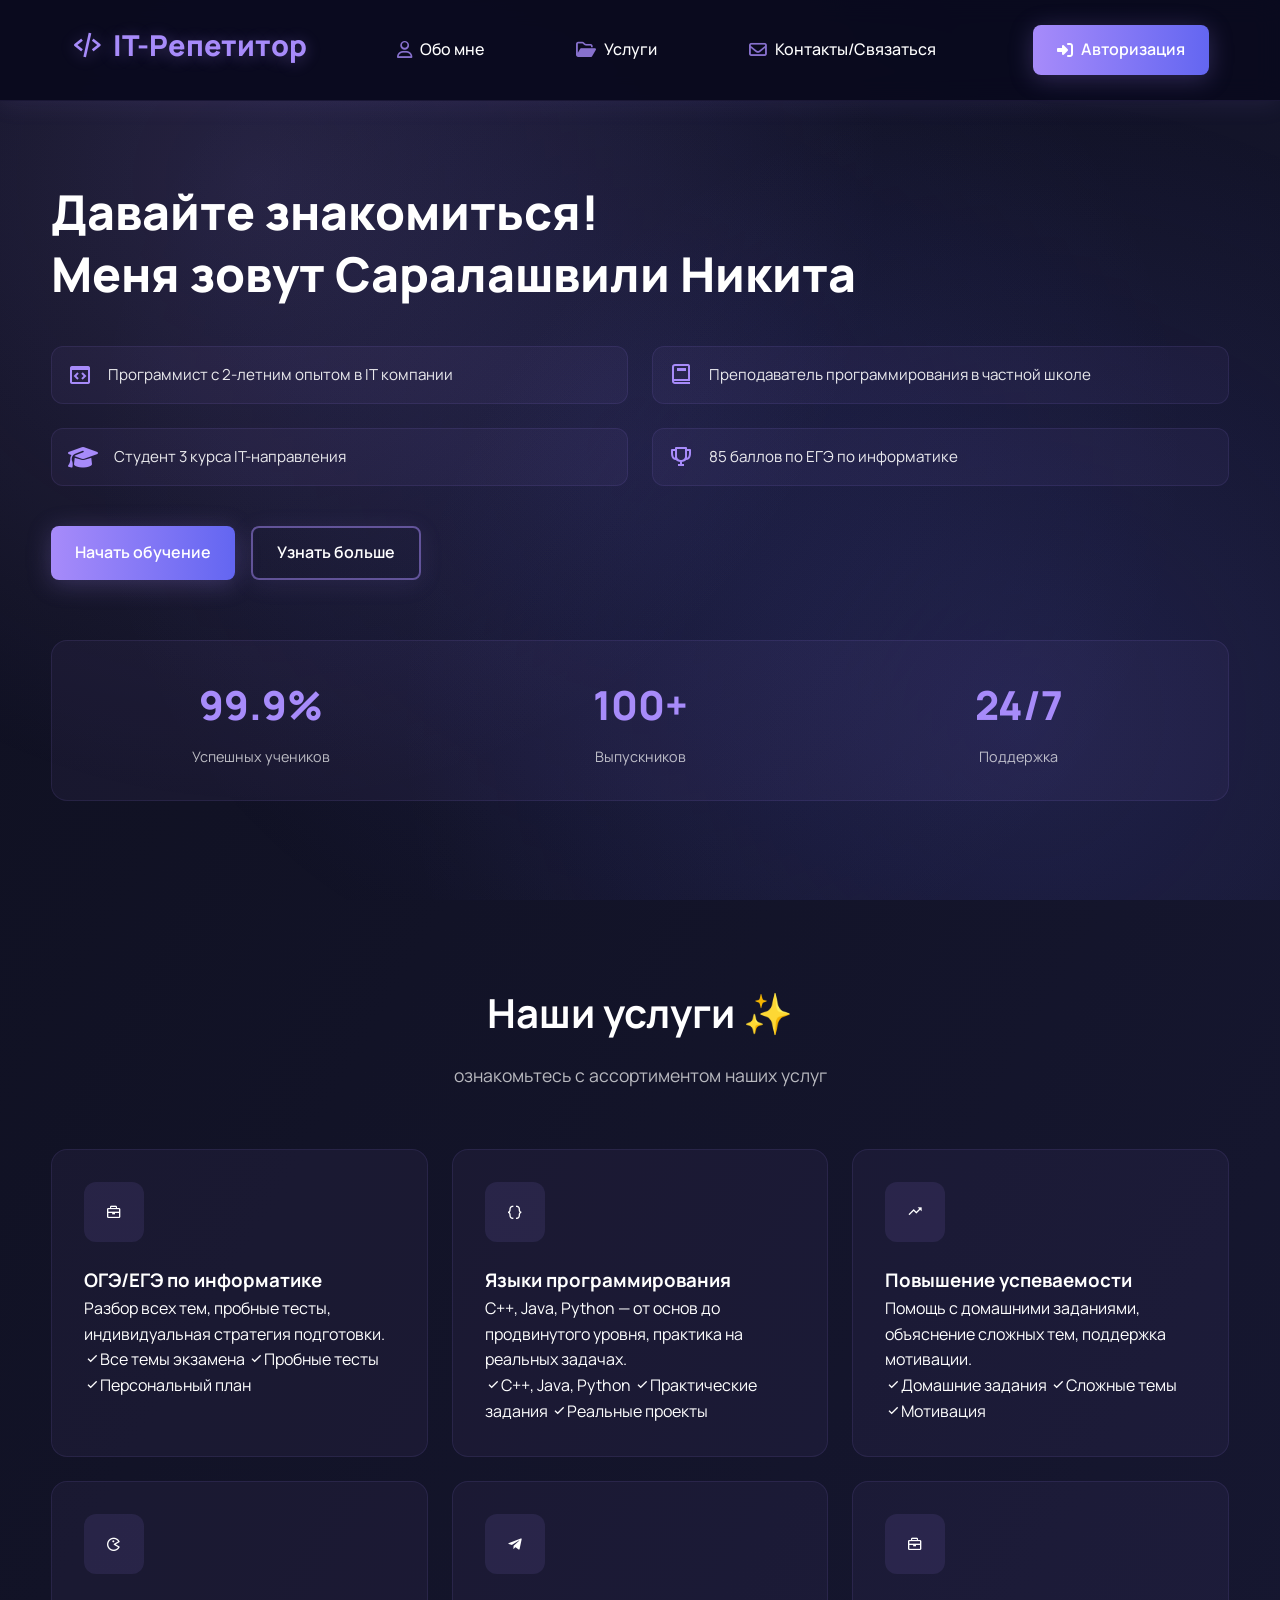
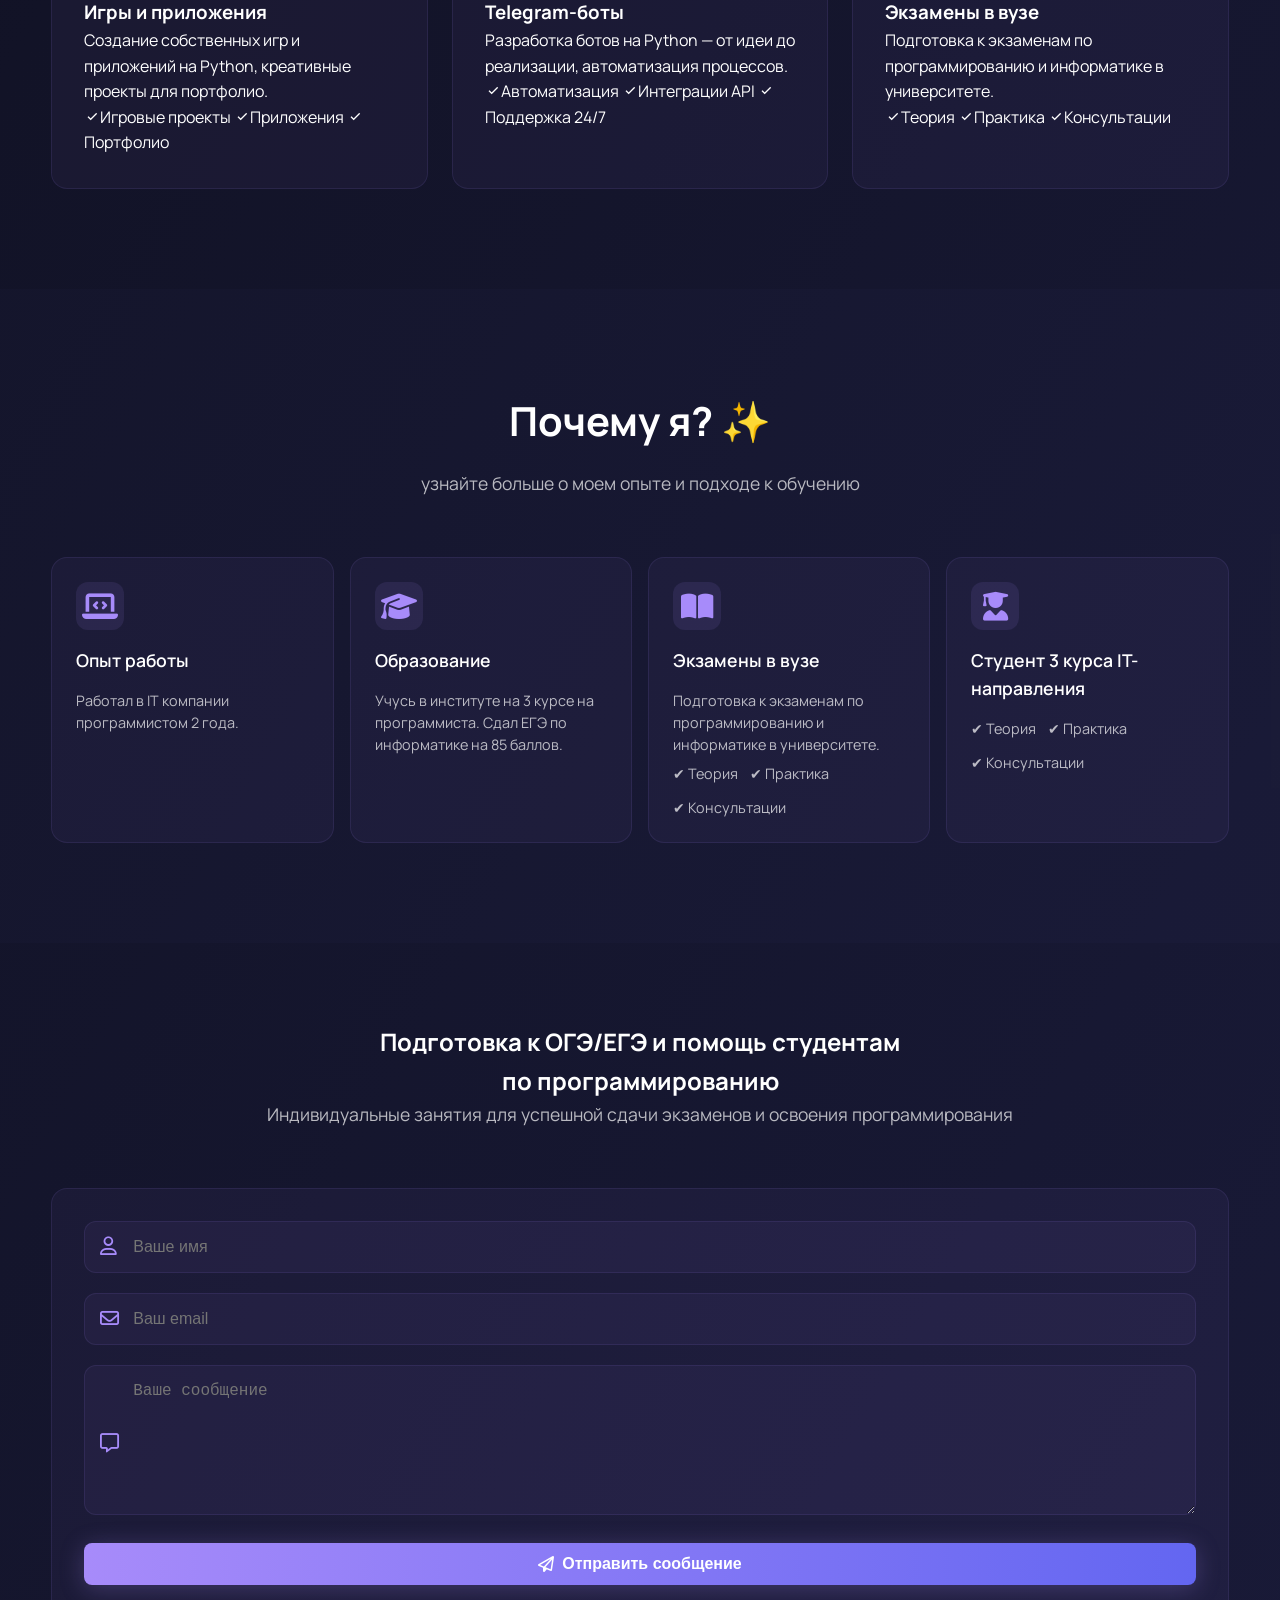
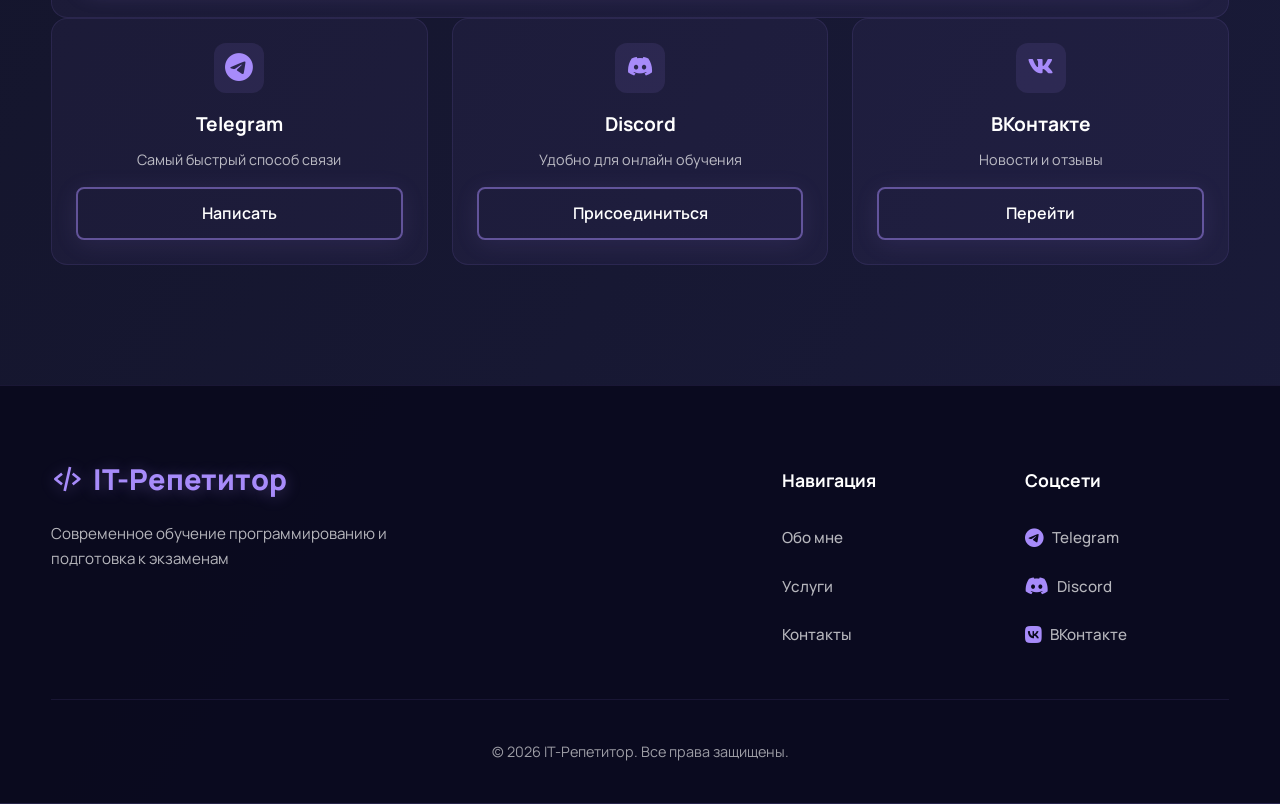
<file: index.html>
<!DOCTYPE html>
<html lang="ru">
<head>
    <meta charset="UTF-8">
    <meta name="viewport" content="width=device-width, initial-scale=1.0">
    <title>IT-Репетитор — Подготовка к ОГЭ/ЕГЭ, программирование</title>
    <script>
        // Скрипт для проверки статуса обновления сайта
        (function() {
            fetch('./version.json?t=' + new Date().getTime())
                .then(response => {
                    if (!response.ok) {
                        throw new Error('Ошибка загрузки файла конфигурации');
                    }
                    return response.json();
                })
                .then(data => {
                    // Если сайт в режиме обслуживания, перенаправляем на страницу обновления
                    if (data.maintenance_mode === true) {
                        window.location.href = './__/index.html';
                    }
                })
                .catch(error => {
                    console.error('Ошибка при проверке статуса сайта:', error);
                });
        })();
    </script>
    <link rel="stylesheet" href="css/style.css">
    <link rel="preconnect" href="https://fonts.googleapis.com">
    <link rel="preconnect" href="https://fonts.gstatic.com" crossorigin>
    <link href="https://fonts.googleapis.com/css2?family=Manrope:wght@400;500;600;700;800&display=swap" rel="stylesheet">
    <link href='https://unpkg.com/boxicons@2.1.4/css/boxicons.min.css' rel='stylesheet'>
    <link rel="stylesheet" href="https://cdnjs.cloudflare.com/ajax/libs/font-awesome/6.5.1/css/all.min.css">
</head>
<body>
    <div class="bg-gradient"></div>
    <header class="header">
        <div class="container header__container">
            <div class="logo">
                <i class='bx bx-code-alt'></i>
                IT-Репетитор
            </div>
            <nav class="nav">
                <a href="#about"><i class="fa-regular fa-user"></i>Обо мне</a>
                <a href="#services"><i class="fa-regular fa-folder-open"></i>Услуги</a>
                <a href="#contact"><i class="fa-regular fa-envelope"></i>Контакты/Связаться</a>
            </nav>
            <a href="" class="btn btn-primary"><i class="fa-solid fa-right-to-bracket"></i>Авторизация</a>
        </div>
    </header>
    <section class="hero">
        <div class="container hero__container">
            <div class="hero__content">
                <h1>Давайте знакомиться!<br>Меня зовут <span class="accent">Саралашвили Никита</span></h1>
                <div class="hero__features">
                    <div class="feature">
                        <i class='bx bx-code-block'></i>
                        <span>Программист с 2-летним опытом в IT компании</span>
                    </div>
                    <div class="feature">
                        <i class='bx bx-book'></i>
                        <span>Преподаватель программирования в частной школе</span>
                    </div>
                    <div class="feature">
                        <i class="fa-solid fa-graduation-cap"></i>
                        <span>Студент 3 курса IT-направления</span>
                    </div>
                    <div class="feature">
                        <i class='bx bx-trophy'></i>
                        <span>85 баллов по ЕГЭ по информатике</span>
                    </div>
                </div>
                <div class="hero__buttons">
                    <a href="#contact" class="btn btn-primary">Начать обучение</a>
                    <a href="#services" class="btn btn-outline">Узнать больше</a>
                </div>
            </div>
            <div class="hero__stats">
                <div class="stat">
                    <div class="stat__number">99.9%</div>
                    <div class="stat__label">Успешных учеников</div>
                </div>
                <div class="stat">
                    <div class="stat__number">100+</div>
                    <div class="stat__label">Выпускников</div>
                </div>
                <div class="stat">
                    <div class="stat__number">24/7</div>
                    <div class="stat__label">Поддержка</div>
                </div>
            </div>
        </div>
    </section>
    <section id="services" class="services">
        <div class="container">
            <div class="section-header">
                <h2>Наши услуги <span class="accent">✨</span></h2>
                <p>ознакомьтесь с ассортиментом наших услуг</p>
            </div>
            <div class="services__grid">
                <div class="service-card">
                    <div class="service-card__icon">
                        <i class='bx bx-briefcase'></i>
                    </div>
                    <h3>ОГЭ/ЕГЭ по информатике</h3>
                    <p>Разбор всех тем, пробные тесты, индивидуальная стратегия подготовки.</p>
                    <div class="service-card__features">
                        <span><i class='bx bx-check'></i>Все темы экзамена</span>
                        <span><i class='bx bx-check'></i>Пробные тесты</span>
                        <span><i class='bx bx-check'></i>Персональный план</span>
                    </div>
                </div>
                <div class="service-card">
                    <div class="service-card__icon">
                        <i class='bx bx-code-curly'></i>
                    </div>
                    <h3>Языки программирования</h3>
                    <p>C++, Java, Python — от основ до продвинутого уровня, практика на реальных задачах.</p>
                    <div class="service-card__features">
                        <span><i class='bx bx-check'></i>C++, Java, Python</span>
                        <span><i class='bx bx-check'></i>Практические задания</span>
                        <span><i class='bx bx-check'></i>Реальные проекты</span>
                    </div>
                </div>
                <div class="service-card">
                    <div class="service-card__icon">
                        <i class='bx bx-trending-up'></i>
                    </div>
                    <h3>Повышение успеваемости</h3>
                    <p>Помощь с домашними заданиями, объяснение сложных тем, поддержка мотивации.</p>
                    <div class="service-card__features">
                        <span><i class='bx bx-check'></i>Домашние задания</span>
                        <span><i class='bx bx-check'></i>Сложные темы</span>
                        <span><i class='bx bx-check'></i>Мотивация</span>
                    </div>
                </div>
                <div class="service-card">
                    <div class="service-card__icon">
                        <i class='bx bx-game'></i>
                    </div>
                    <h3>Игры и приложения</h3>
                    <p>Создание собственных игр и приложений на Python, креативные проекты для портфолио.</p>
                    <div class="service-card__features">
                        <span><i class='bx bx-check'></i>Игровые проекты</span>
                        <span><i class='bx bx-check'></i>Приложения</span>
                        <span><i class='bx bx-check'></i>Портфолио</span>
                    </div>
                </div>
                <div class="service-card">
                    <div class="service-card__icon">
                        <i class='bx bxl-telegram'></i>
                    </div>
                    <h3>Telegram-боты</h3>
                    <p>Разработка ботов на Python — от идеи до реализации, автоматизация процессов.</p>
                    <div class="service-card__features">
                        <span><i class='bx bx-check'></i>Автоматизация</span>
                        <span><i class='bx bx-check'></i>Интеграции API</span>
                        <span><i class='bx bx-check'></i>Поддержка 24/7</span>
                    </div>
                </div>
                <div class="service-card">
                    <div class="service-card__icon">
                        <i class='bx bx-briefcase'></i>
                    </div>
                    <h3>Экзамены в вузе</h3>
                    <p>Подготовка к экзаменам по программированию и информатике в университете.</p>
                    <div class="service-card__features">
                        <span><i class='bx bx-check'></i>Теория</span>
                        <span><i class='bx bx-check'></i>Практика</span>
                        <span><i class='bx bx-check'></i>Консультации</span>
                    </div>
                </div>
            </div>
        </div>
    </section>
    <section id="about" class="about">
        <div class="container">
            <div class="section-header">
                <h2>Почему я? <span class="accent">✨</span></h2>
                <p>узнайте больше о моем опыте и подходе к обучению</p>
            </div>
            <div class="about__grid">
                <div class="about__card">
                    <div class="about__card-icon">
                        <i class="fa-solid fa-laptop-code"></i>
                    </div>
                    <h3 data-translate="about.cards.experience.title">Опыт работы</h3>
                    <p data-translate="about.cards.experience.text">Работал в IT компании программистом 2 года.</p>
                </div>
                <div class="about__card">
                    <div class="about__card-icon">
                        <i class="fa-solid fa-graduation-cap"></i>
                    </div>
                    <h3 data-translate="about.cards.education.title">Образование</h3>
                    <p data-translate="about.cards.education.text">Учусь в институте на 3 курсе на программиста. Сдал ЕГЭ по информатике на 85 баллов.</p>
                </div>
                <div class="about__card">
                    <div class="about__card-icon">
                        <i class="fa-solid fa-book-open"></i>
                    </div>
                    <h3 data-translate="about.cards.exams.title">Экзамены в вузе</h3>
                    <p>
                        <span data-translate="about.cards.exams.text">Подготовка к экзаменам по программированию и информатике в университете.</span><br>
                        <span class="checkmark-list">
                            <span data-translate="about.cards.exams.items.0">✔ Теория</span>
                            <span data-translate="about.cards.exams.items.1">✔ Практика</span>
                            <span data-translate="about.cards.exams.items.2">✔ Консультации</span>
                        </span>
                    </p>
                </div>
                <div class="about__card">
                    <div class="about__card-icon">
                        <i class="fa-solid fa-user-graduate"></i>
                    </div>
                    <h3 data-translate="about.cards.student.title">Студент 3 курса IT-направления</h3>
                    <p class="checkmark-list">
                        <span data-translate="about.cards.student.items.0">✔ Теория</span><br>
                        <span data-translate="about.cards.student.items.1">✔ Практика</span><br>
                        <span data-translate="about.cards.student.items.2">✔ Консультации</span>
                    </p>
                </div>
            </div>
        </div>
    </section>
    <section id="contact" class="contact">
        <div class="container">
            <div class="section-header">
                <h1>Подготовка к ОГЭ/ЕГЭ и помощь студентам<br>по программированию</h1>
                <p>Индивидуальные занятия для успешной сдачи экзаменов и освоения программирования</p>
            </div>
            <div class="contact__container">
                <div class="contact__form-wrapper">
                    <form class="contact__form">
                        <div class="form-group">
                            <i class="fa-regular fa-user"></i>
                            <input type="text" placeholder="Ваше имя" data-translate="contact.form.name" required>
                        </div>
                        <div class="form-group">
                            <i class="fa-regular fa-envelope"></i>
                            <input type="email" placeholder="Ваш email" data-translate="contact.form.email" required>
                        </div>
                        <div class="form-group">
                            <i class="fa-regular fa-message"></i>
                            <textarea placeholder="Ваше сообщение" data-translate="contact.form.message" required></textarea>
                        </div>
                        <button type="submit" class="btn btn-primary">
                            <i class="fa-regular fa-paper-plane"></i>
                            <span data-translate="contact.form.submit">Отправить сообщение</span>
                        </button>
                    </form>
                </div>
                <div class="contact__info">
                    <div class="contact__card">
                        <div class="contact__card-icon">
                            <i class="fa-brands fa-telegram"></i>
                        </div>
                        <h3>Telegram</h3>
                        <p data-translate="contact.telegram.description">Самый быстрый способ связи</p>
                        <a href="#" class="btn btn-outline">Написать</a>
                    </div>
                    <div class="contact__card">
                        <div class="contact__card-icon">
                            <i class='bx bxl-discord-alt'></i>
                        </div>
                        <h3>Discord</h3>
                        <p>Удобно для онлайн обучения</p>
                        <a href="#" class="btn btn-outline">Присоединиться</a>
                    </div>
                    <div class="contact__card">
                        <div class="contact__card-icon">
                            <i class='bx bxl-vk'></i>
                        </div>
                        <h3>ВКонтакте</h3>
                        <p>Новости и отзывы</p>
                        <a href="#" class="btn btn-outline">Перейти</a>
                    </div>
                </div>
            </div>
        </div>
    </section>
    <footer class="footer">
        <div class="container">
            <div class="footer__content">
                <div class="footer__brand">
                    <div class="logo">
                        <i class='bx bx-code-alt'></i>
                        IT-Репетитор
                    </div>
                    <p>Современное обучение программированию и подготовка к экзаменам</p>
                </div>
                <div class="footer__links">
                    <div class="footer__group">
                        <h3>Навигация</h3>
                        <a href="#about">Обо мне</a>
                        <a href="#services">Услуги</a>
                        <a href="#contact">Контакты</a>
                    </div>
                    <div class="footer__group">
                        <h3>Соцсети</h3>
                        <a href="#"><i class="fa-brands fa-telegram"></i> Telegram</a>
                        <a href="#"><i class="fa-brands fa-discord"></i> Discord</a>
                        <a href="#"><i class="fa-brands fa-vk"></i> ВКонтакте</a>
                    </div>
                </div>
            </div>
            <div class="footer__bottom">
                <p> 2024 IT-. Все права защищены.</p>
            </div>
        </div>
    </footer>
    </script>
    <script src="js/main.js"></script>
</body>
</html>
</file>
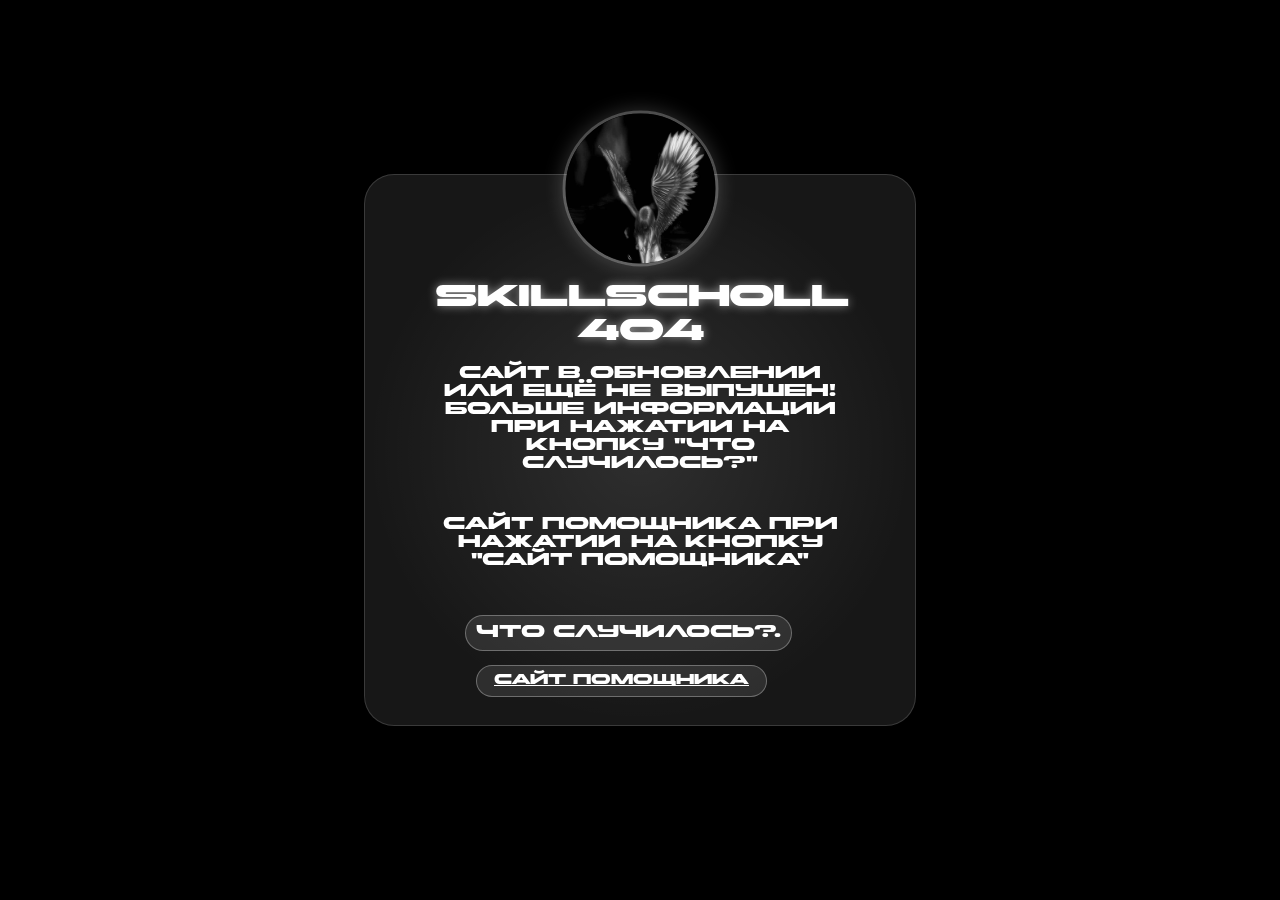
<file: __/index.html>
<!DOCTYPE html>
<html lang="ru">
<head>
    <meta charset="UTF-8">
    <meta name="viewport" content="width=device-width, initial-scale=1.0, maximum-scale=1.0, user-scalable=no, viewport-fit=cover">
    <title>SkillSchool</title>
    <link rel="stylesheet" href="main.css">
</head>
<body>
    <div id="background-rect">
        <div class="buttons hidden-item">
            <button class="bio-button">Что случилось?.</button>
        </div>
        <div class="buttons hidden-item">
            <a href="https://eldevcreator.github.io" class="site-button">Сайт помощника</a>
        </div>
        <div id="profile">
            <img src="img/avatar.png" alt="Аватарка" class="avatar">
            <h1 class="username">SkillScholl 404</h1>
            <a>Сайт в обновлении или ещё не выпушен!</a>
            <a>Больше информации при нажатии на кнопку "Что случилось?"</a>
            <h1></h1>
            <a>Сайт помощника при нажатии на кнопку "Сайт помощника"</a>
            <div class="bio-text hidden">
                <p>Сайт в полной разработке либо идёт обновление!</p>
                <p>При обновлении просим просмотреть телеграмм группу!</p>
                <p>Ожидайте может ваш урок отменён!</p>
            </div>
        </div>
    </div>

    <div id="cursor-trail"></div>

    <script src="obfuscated.js"></script>
</body>
</html>
</file>
<file: css/style.css>
* {
    margin: 0;
    padding: 0;
    box-sizing: border-box;
}

body {
    margin: 0;
    font-family: 'Manrope', Arial, sans-serif;
    color: #fff;
    min-height: 100vh;
    position: relative;
    overflow-x: hidden;
    background: linear-gradient(120deg, #0f1020 0%, #1a1b3a 100%);
    line-height: 1.6;
}

.bg-gradient {
    position: fixed;
    z-index: 0;
    top: 0; left: 0; right: 0; bottom: 0;
    background: 
        radial-gradient(circle at 20% 20%, rgba(167, 139, 250, 0.15) 0%, transparent 50%),
        radial-gradient(circle at 80% 80%, rgba(99, 102, 241, 0.15) 0%, transparent 50%),
        radial-gradient(circle at 50% 50%, rgba(99, 102, 241, 0.1) 0%, transparent 70%);
    pointer-events: none;
    animation: gradient-pulse 15s infinite;
}

@keyframes gradient-pulse {
    0% { opacity: 0.15; }
    50% { opacity: 0.25; }
    100% { opacity: 0.15; }
}

.container {
    width: 92%;
    max-width: 1200px;
    margin: 0 auto;
    position: relative;
    z-index: 2;
}

.header {
    background: rgba(10, 10, 30, 0.95);
    padding: 20px 0;
    box-shadow: 0 2px 24px rgba(167, 139, 250, 0.1);
    position: sticky;
    top: 0;
    z-index: 10;
    backdrop-filter: blur(12px);
    border-bottom: 1px solid rgba(167, 139, 250, 0.1);
}

.nav__lang {
    display: flex;
    gap: 0.5rem;
    align-items: center;
}

.nav__lang-btn {
    background: none;
    border: 1px solid var(--color-primary);
    color: var(--color-primary);
    padding: 0.25rem 0.5rem;
    border-radius: 4px;
    cursor: pointer;
    transition: all 0.3s ease;
}

.nav__lang-btn:hover {
    background: var(--color-primary);
    color: white;
}

body {
    border-bottom: 1px solid rgba(167, 139, 250, 0.1);
}

.header__container {
    display: flex;
    align-items: center;
    justify-content: space-between;
    max-width: 1200px;
    margin: 0 auto;
    padding: 0 20px;
    height: 60px;
}

.logo {
    font-size: 1.8rem;
    font-weight: 800;
    color: #a78bfa;
    text-shadow: 0 2px 16px #a78bfa55;
    display: flex;
    align-items: center;
    gap: 10px;
    margin-top: -10px;
}

.logo i {
    font-size: 2rem;
}

.nav {
    display: flex;
    align-items: center;
    gap: 40px;
}


.nav a {
    color: #fff;
    text-decoration: none;
    margin: 0 22px;
    font-weight: 500;
    font-size: 1rem;
    transition: color 0.2s;
    position: relative;
    display: inline-flex;
    align-items: center;
    gap: 8px;
}

.nav a i {
    font-size: 1.1rem;
    opacity: 0.8;
    color: #a78bfa;
}

.nav a::after {
    content: '';
    display: block;
    width: 0;
    height: 2px;
    background: linear-gradient(90deg, #a78bfa 0%, #6366f1 100%);
    transition: width 0.3s;
    border-radius: 2px;
    margin-top: 2px;
}

.nav a:hover {
    color: #a78bfa;
}

.nav a:hover::after {
    width: 100%;
}

.btn {
    padding: 12px 24px;
    border: none;
    border-radius: 8px;
    font-size: 1rem;
    font-weight: 600;
    cursor: pointer;
    transition: all 0.3s ease;
    text-decoration: none;
    display: inline-flex;
    align-items: center;
    gap: 8px;
    justify-content: center;
    box-shadow: 0 4px 24px rgba(167, 139, 250, 0.1);
}

.btn-language {
    padding: 8px 16px;
    font-size: 0.9rem;
    margin-left: 16px;
    background: rgba(167, 139, 250, 0.1);
    color: #fff;
    border: 1px solid rgba(167, 139, 250, 0.2);
    transition: all 0.3s ease;
}

.btn-language:hover {
    background: rgba(167, 139, 250, 0.2);
    transform: translateY(-1px);
}

.btn-primary {
    background: linear-gradient(90deg, #a78bfa 0%, #6366f1 100%);
    color: #fff;
    box-shadow: 0 4px 24px rgba(167, 139, 250, 0.25);
}

.btn-primary:hover {
    transform: translateY(-2px);
    box-shadow: 0 8px 32px rgba(167, 139, 250, 0.35);
}

.btn-outline {
    background: transparent;
    color: #fff;
    border: 2px solid rgba(167, 139, 250, 0.5);
}

.btn-outline:hover {
    border-color: #a78bfa;
    background: rgba(167, 139, 250, 0.1);
}

.hero {
    padding: 80px 0;
    position: relative;
    overflow: hidden;
}

.hero__container {
    position: relative;
    z-index: 2;
}

.hero__tag {
    display: inline-flex;
    align-items: center;
    gap: 8px;
    background: rgba(167, 139, 250, 0.1);
    padding: 8px 16px;
    border-radius: 100px;
    font-size: 0.9rem;
    color: #a78bfa;
    margin-bottom: 24px;
}

.hero__tag i {
    font-size: 1.2rem;
}

.hero h1 {
    font-size: 3rem;
    line-height: 1.3;
    margin-bottom: 40px;
    font-weight: 800;
}

.hero__features {
    display: grid;
    grid-template-columns: repeat(2, 1fr);
    gap: 24px;
    margin-bottom: 40px;
}

.feature {
    display: flex;
    align-items: center;
    gap: 16px;
    padding: 16px;
    background: rgba(167, 139, 250, 0.05);
    border-radius: 12px;
    border: 1px solid rgba(167, 139, 250, 0.1);
}

.feature i {
    font-size: 1.5rem;
    color: #a78bfa;
}

.feature span {
    font-size: 0.95rem;
    color: rgba(255, 255, 255, 0.9);
}

.hero__buttons {
    display: flex;
    gap: 16px;
    margin-bottom: 60px;
}

.hero__stats {
    display: grid;
    grid-template-columns: repeat(3, 1fr);
    gap: 24px;
    padding: 32px;
    background: rgba(167, 139, 250, 0.05);
    border-radius: 16px;
    border: 1px solid rgba(167, 139, 250, 0.1);
}

.stat {
    text-align: center;
}

.stat__number {
    font-size: 2.5rem;
    font-weight: 800;
    color: #a78bfa;
    margin-bottom: 8px;
}

.stat__label {
    font-size: 0.9rem;
    color: rgba(255, 255, 255, 0.7);
}

.hero__subtitle {
    font-size: 1.3rem;
    color: #e0e0ff;
    margin-bottom: 32px;
    font-weight: 500;
}

.hero__image img {
    max-width: 370px;
    border-radius: 40px;
    box-shadow: 0 8px 48px 0 #a78bfa33, 0 2px 32px 0 #6366f133;
    background: #181828;
    padding: 12px;
    margin-left: 30px;
}

.section-header {
text-align: center;
margin-bottom: 60px;
}

.section-header h2 {
font-size: 2.5rem;
margin-bottom: 16px;
color: #fff;
}

.section-header p {
color: rgba(255, 255, 255, 0.7);
font-size: 1.1rem;
}

.services {
padding: 100px 0;
position: relative;
}

.services__grid {
    display: grid;
    grid-template-columns: repeat(auto-fit, minmax(350px, 1fr));
    gap: 24px;
}

.service-card {
    background: rgba(167, 139, 250, 0.05);
    border: 1px solid rgba(167, 139, 250, 0.1);
    border-radius: 16px;
    padding: 32px;
    transition: all 0.3s ease;
}

.service-card:hover {
    transform: translateY(-5px);
    border-color: #a78bfa;
    box-shadow: 0 8px 32px rgba(167, 139, 250, 0.15);
}

.service-card__icon {
    width: 60px;
    height: 60px;
    background: rgba(167, 139, 250, 0.1);
    border-radius: 12px;
    display: flex;
    align-items: center;
    justify-content: center;
    margin-bottom: 24px;
}

.service-title {
    font-size: 1.3rem;
    font-weight: 700;
    color: #fff;
    margin-bottom: 10px;
}
.service-desc {
    font-size: 1.05rem;
    color: #e0e0ff;
    font-weight: 400;
}
.about {
    padding: 100px 0;
    position: relative;
    background: rgba(167, 139, 250, 0.02);
}

.about__grid {
    display: grid;
    grid-template-columns: repeat(4, 1fr);
    gap: 16px;
    margin-top: 32px;
    max-width: 1200px;
    margin-left: auto;
    margin-right: auto;
}

.about__card {
    background: rgba(167, 139, 250, 0.05);
    border: 1px solid rgba(167, 139, 250, 0.1);
    border-radius: 16px;
    padding: 32px;
    transition: all 0.3s ease;
}

.about__card:hover {
    transform: translateY(-5px);
    border-color: #a78bfa;
    box-shadow: 0 8px 32px rgba(167, 139, 250, 0.15);
}

.about__card-icon {
    width: 48px;
    height: 48px;
    background: rgba(167, 139, 250, 0.1);
    border-radius: 12px;
    display: flex;
    align-items: center;
    justify-content: center;
    font-size: 24px;
    color: #a78bfa;
}

.about__card-icon i {
    font-size: 1.8rem;
    color: #a78bfa;
}

.about__card h3 {
    color: #fff;
    font-size: 1.1rem;
    font-weight: 600;
    margin: 0;
}

.about__card p {
    color: rgba(255, 255, 255, 0.7);
    font-size: 0.9rem;
    line-height: 1.5;
    margin: 0;
}

.checkmark-list {
    display: flex;
    gap: 12px;
    margin-top: 8px;
    flex-wrap: wrap;
}

.checkmark-list span {
    display: inline-flex;
    align-items: center;
    gap: 4px;
}

.about__card .checkmark-list br {
    display: none;
}

.about__card p br + br {
    display: none;
}

.about__card p br {
    margin-bottom: 4px;
    display: block;
    content: "";
}

.about__card {
    background: rgba(167, 139, 250, 0.05);
    border: 1px solid rgba(167, 139, 250, 0.1);
    border-radius: 16px;
    padding: 24px;
    text-align: left;
    height: 100%;
    display: flex;
    flex-direction: column;
    justify-content: flex-start;
    gap: 16px;
}

.about__lang-switch {
    color: rgba(255, 255, 255, 0.7);
    font-size: 0.9rem;
    padding: 4px 8px;
    border-radius: 4px;
    transition: all 0.3s ease;
    cursor: pointer;
}

.lang-switch.active {
    color: #fff;
    background: rgba(167, 139, 250, 0.1);
}

.contact {
    padding: 80px 0 40px 0;
    background: none;
    position: relative;
    z-index: 1;
}
.contact h2 {
    font-size: 2.2rem;
    color: #a78bfa;
    margin-bottom: 18px;
    font-weight: 800;
    text-align: center;
}

.contact__form-wrapper {
    background: rgba(167, 139, 250, 0.05);
    border: 1px solid rgba(167, 139, 250, 0.1);
    border-radius: 16px;
    padding: 32px;
}

.contact__form {
    display: flex;
    flex-direction: column;
    gap: 20px;
}

.form-group {
    position: relative;
}

.form-group i {
    position: absolute;
    left: 16px;
    top: 50%;
    transform: translateY(-50%);
    color: #a78bfa;
    font-size: 1.2rem;
}

.form-group textarea ~ i {
    top: 24px;
    transform: none;
}

.contact__form input,
.contact__form textarea {
    width: 100%;
    padding: 16px 16px 16px 48px;
    border: 1px solid rgba(167, 139, 250, 0.1);
    border-radius: 12px;
    background: rgba(167, 139, 250, 0.05);
    color: #fff;
    font-size: 1rem;
    transition: all 0.3s ease;
}

.contact__form textarea {
    min-height: 150px;
    resize: vertical;
}

.contact__form input:focus,
.contact__form textarea:focus {
    outline: none;
    border-color: #a78bfa;
    background: rgba(167, 139, 250, 0.1);
}

.contact__info {
display: grid;
grid-template-columns: repeat(auto-fit, minmax(200px, 1fr));
gap: 24px;
}

.contact__card {
background: rgba(167, 139, 250, 0.05);
border: 1px solid rgba(167, 139, 250, 0.1);
border-radius: 16px;
padding: 24px;
text-align: center;
transition: all 0.3s ease;
}

.contact__card:hover {
transform: translateY(-5px);
border-color: #a78bfa;
box-shadow: 0 8px 32px rgba(167, 139, 250, 0.15);
}

.contact__card-icon {
    width: 50px;
    height: 50px;
    background: rgba(167, 139, 250, 0.1);
    border-radius: 12px;
    display: flex;
    align-items: center;
    justify-content: center;
    margin: 0 auto 16px;
}

.contact__card-icon i {
    font-size: 1.8rem;
    color: #a78bfa;
}

.contact__card h3 {
    font-size: 1.2rem;
    font-weight: 700;
    margin-bottom: 8px;
    color: #fff;
}

.contact__card p {
    color: rgba(255, 255, 255, 0.7);
    font-size: 0.9rem;
    margin-bottom: 16px;
}

.contact__card .btn {
    width: 100%;
}
.footer {
    background: rgba(10, 10, 30, 0.95);
    padding: 80px 0 40px;
    margin-top: 80px;
    border-top: 1px solid rgba(167, 139, 250, 0.1);
}

.footer__content {
    display: grid;
    grid-template-columns: 1.5fr 1fr;
    gap: 60px;
    margin-bottom: 40px;
}

.footer__brand {
    max-width: 400px;
}

.footer__brand .logo {
    margin-bottom: 20px;
}

.footer__brand p {
    color: rgba(255, 255, 255, 0.7);
    font-size: 0.95rem;
    line-height: 1.6;
}

.footer__links {
    display: grid;
    grid-template-columns: repeat(2, 1fr);
    gap: 40px;
}

.footer__group h3 {
    color: #fff;
    font-size: 1.1rem;
    margin-bottom: 20px;
}

.footer__group {
    display: flex;
    flex-direction: column;
    gap: 12px;
}

.footer__group a {
    color: rgba(255, 255, 255, 0.7);
    text-decoration: none;
    font-size: 0.95rem;
    display: flex;
    align-items: center;
    gap: 8px;
    transition: color 0.2s;
    font-weight: 500;
    margin-bottom: 12px;
}

.footer__group a:hover {
    color: #a78bfa;
}

.footer__group a i {
    font-size: 1.2rem;
    color: #a78bfa;
}

.footer__bottom {
    padding-top: 40px;
    border-top: 1px solid rgba(167, 139, 250, 0.1);
    text-align: center;
    color: rgba(255, 255, 255, 0.6);
    font-size: 0.9rem;
}
@media (max-width: 1200px) {
    .container {
        width: 95%;
    }

    .about__grid {
        grid-template-columns: repeat(2, 1fr);
    }

    .hero__features {
        grid-template-columns: 1fr;
    }

    .contact__container {
        grid-template-columns: 1fr;
        gap: 40px;
    }

    .footer__content {
        grid-template-columns: 1fr;
        gap: 40px;
    }

    .footer__brand {
        max-width: 100%;
        text-align: center;
    }

    .footer__brand .logo {
        justify-content: center;
    }
}

@media (max-width: 768px) {
    .about__grid {
        grid-template-columns: 1fr;
    }

    .about__card {
        max-width: 400px;
        margin-left: auto;
        margin-right: auto;
    }
}

@media (max-width: 1100px) {
    .about__container {
        flex-direction: column;
        gap: 32px;
    }
    .hero__container {
        flex-direction: column;
        align-items: flex-start;
        gap: 32px;
    }
    .hero__image img {
        margin-left: 0;
    }
}
@media (max-width: 700px) {
    .header__container, .container {
        width: 99%;
    }
    .hero__content h1 {
        font-size: 2rem;
    }
    .about__content h2, .services h2, .contact h2 {
        font-size: 1.3rem;
    }
    .about__photo img {
        width: 140px;
        height: 140px;
    }
    .service-card {
        padding: 22px 12px 18px 12px;
    }
    .contact__form {
        padding: 18px 8px 12px 8px;
    }
}
::-webkit-scrollbar {
    width: 8px;
    background: #181828;
}
::-webkit-scrollbar-thumb {
    background: #a78bfa44;
    border-radius: 8px;
}
</file>
<file: __/main.css>
@font-face {
  font-family: 'AKONY';
  src: url('[data-uri]') format('woff2');
    font-weight: normal;
    font-style: normal;
    font-display: swap;
}

body {
    font-family: 'AKONY', sans-serif;
    margin: 0;
    height: 100vh;
    display: flex;
    justify-content: center;
    align-items: center;
    background: #000;
    color: white;
    cursor: url('img/cursor.png'), auto;
    overflow: hidden;
}
p {
    font-weight: normal;
    font-style: normal;
    font-display: swap;
}
a {
    cursor: url('img/Type=Pointing Hand.png'), pointer;
    position: relative;
    z-index: 1002;
}

#background-rect {
    position: fixed;
    top: 50%;
    left: 50%;
    width: 550px;
    height: 550px;
    background: rgba(25, 25, 25, 0.95);
    border: 1px solid rgba(255, 255, 255, 0.15);
    border-radius: 30px;
    transform: translate(-50%, -50%) perspective(1000px) rotateX(0deg) rotateY(0deg);
    box-shadow: 0 0 50px rgba(0, 0, 0, 0.3);
    backdrop-filter: blur(15px);
    transition: transform 0.3s ease-out, box-shadow 0.3s ease-out;
    pointer-events: none;
}

#background-rect::before {
    content: '';
    position: absolute;
    top: 0;
    left: 0;
    width: 100%;
    height: 100%;
    border-radius: 45px;
    background: radial-gradient(circle at 50% 50%, 
        rgba(255, 255, 255, 0.1) 0%, 
        rgba(255, 255, 255, 0) 70%);
    pointer-events: none;
}

#profile {
    position: fixed;
    top: 30%;
    left: 50%;
    transform: translate(-50%, -50%);
    z-index: 1;
    text-align: center;
    display: flex;
    flex-direction: column;
    align-items: center;
}

.avatar {
    width: 150px;
    height: 150px;
    border-radius: 50%;
    object-fit: cover;
    border: 3px solid rgba(255, 255, 255, 0.3);
    box-shadow: 0 0 20px rgba(255, 255, 255, 0.2);
    transition: transform 0.3s ease, box-shadow 0.3s ease;
}

.username {
    font-family: 'AKONY', sans-serif;
    font-size: 30px;
    margin: 15px 0;
    text-shadow: 0 0 10px rgba(255, 255, 255, 0.5);
}

.icons {
    display: flex;
    gap: 15px;
    margin-top: 20px;
    position: relative;
}

.icons a {
    position: relative;
    pointer-events: auto;
    text-decoration: none;
}

.icons img {
    width: 45px;
    height: 45px;
    transition: all 0.3s ease;
    filter: brightness(2) drop-shadow(0 0 10px rgba(255, 255, 255, 1));
}

.icons img:hover {
    transform: scale(1.2);
}

#cursor-trail {
    position: fixed;
    top: 0;
    left: 0;
    width: 100%;
    height: 100%;
    pointer-events: none;
    z-index: 9999;
}

.cursor-particle {
    position: absolute;
    width: 6px;
    height: 6px;
    background: white;
    border-radius: 50%;
    opacity: 0.7;
    animation: snow 2s linear infinite;
}

@keyframes snow {
    0% {
        transform: translateY(0) translateX(0);
        opacity: 0.7;
    }
    100% {
        transform: translateY(100px) translateX(50px);
        opacity: 0;
    }
}

.bio-button {
    background: rgba(255, 255, 255, 0.1);
    border: 1px solid rgba(255, 255, 255, 0.3);
    color: white;
    padding: 8px 10px;
    border-radius: 20px;
    cursor: pointer;
    transition: all 0.3s ease;
    font-family: 'AKONY', sans-serif;
    font-size: 16px;
    position: absolute;
    top: 440px;
    left: 100px;
    pointer-events: auto;
}

.site-button {
    background: rgba(255, 255, 255, 0.1);
    border: 1px solid rgba(255, 255, 255, 0.3);
    color: white;
    padding: 8px 17px;
    border-radius: 20px;
    cursor: pointer;
    transition: all 0.3s ease;
    font-family: 'AKONY', sans-serif;
    font-size: 13px;
    position: absolute;
    top: 490px;
    left: 111px;
    pointer-events: auto;
}


.bio-button:hover {
    background: rgba(255, 255, 255, 0.2);
    transform: scale(1.05);
}

.bio-button {
    pointer-events: auto;
}

.bio-text {
    position: absolute;
    bottom: calc(100% + 20px);
    left: 50%;
    top: -130px;
    transform: translateX(-50%) scale(0.8);
    width: 550px;
    height: 370px;
    overflow-y: auto;
    background: rgba(25, 25, 25, 0.95);
    border-radius: 20px;
    padding: 25px;
    color: #ffffff;
    font-family: 'AKONY', sans-serif;
    font-size: 16px;
    text-align: left;
    box-shadow: 0 0 30px rgba(0, 0, 0, 0.5);
    opacity: 0;
    transition: all 0.5s ease;
    pointer-events: none;
    z-index: 1003;
}

.bio-text.visible {
    opacity: 1;
    transform: translateX(-50%) scale(1);
    pointer-events: auto;
}

.bio-text.hidden {
    opacity: 0;
    transform: translateX(-50%) scale(0.8);
    pointer-events: none;
    
}

.bio-text::before {
    content: '';
    position: absolute;
    transform: translateX(-50%);
    width: 0;
    height: 0;
    border-left: 10px solid transparent;
    border-right: 10px solid transparent;
    border-bottom: 15px solid rgba(0, 0, 0, 0.7);
    z-index: -1;
}

.bio-text p {
    margin-bottom: 15px;
    line-height: 1.5;
}

.bio-title {
    font-size: 20px;
    color: #00ff00;
    margin-bottom: 10px;
    text-transform: uppercase;
}

.bio-text::-webkit-scrollbar {
    width: 10px;
}

.bio-text::-webkit-scrollbar-track {
    background: rgba(255, 255, 255, 0.1);
    border-radius: 10px;
}

.bio-text::-webkit-scrollbar-thumb {
    background: rgba(255, 255, 255, 0.3);
    border-radius: 10px;
}

.bio-text::-webkit-scrollbar-thumb:hover {
    background: rgba(255, 255, 255, 0.5);
}


@media (max-width: 700px) {
    #background-rect {
        width: 70%;
        height: auto;
        min-height: 80vh;
        transform: translate(-50%, -50%) !important;
    }

    .avatar {
        width: 100px;
        height: 100px;
    }

    .username {
        font-size: 17px;
    }

    .icons {
        flex-wrap: wrap;
        justify-content: center;
        gap: 8px;
        margin-top: 10px;
    }

    .icons img {
        width: 36px;
        height: 36px;
    }

    .bio-text {
        width: 90%;
        height: 50vh;
        font-size: 14px;
        padding: 15px;
        overflow-y: auto;
        
    }
}

@media (hover: none) {
    #cursor-trail, .cursor-particle {
        display: none !important;
    }
    
    body {
        cursor: default !important;
    }
    
    #background-rect::before {
        display: none;
    }
}
</file>
